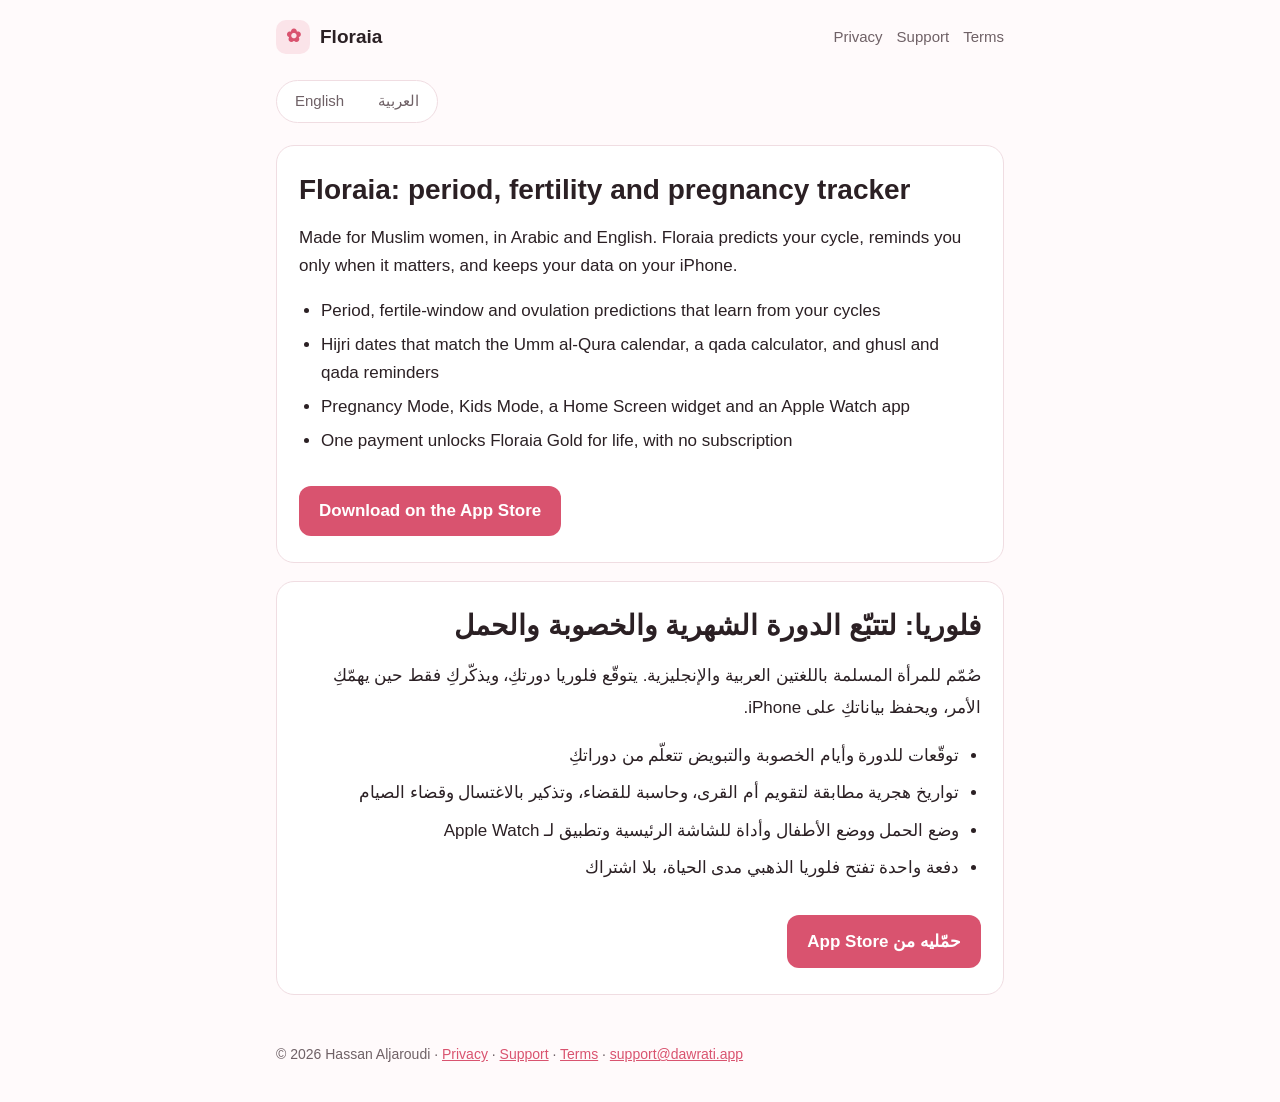
<file: index.html>
<!doctype html>
<html lang="en">
<head>
<meta charset="utf-8">
<meta name="viewport" content="width=device-width, initial-scale=1">
<title>Floraia Period Tracker</title>
<meta name="description" content="Floraia: a period, fertility and pregnancy tracker made for Muslim women, in Arabic and English.">
<link rel="stylesheet" href="assets/site.css">
</head>
<body>
<header class="site">
  <a class="brand" href="./"><span class="mark" aria-hidden="true">✿</span>Floraia</a>
  <nav class="links">
    <a href="privacy/">Privacy</a>
    <a href="support/">Support</a>
    <a href="terms/">Terms</a>
  </nav>
</header>
<main>
  <div class="lang-switch"><a href="#en">English</a><a href="#ar" lang="ar">العربية</a></div>

  <section class="lang" id="en" lang="en" dir="ltr">
    <h1>Floraia: period, fertility and pregnancy tracker</h1>
    <p>Made for Muslim women, in Arabic and English. Floraia predicts your cycle, reminds you only when it matters, and keeps your data on your iPhone.</p>
    <ul>
      <li>Period, fertile-window and ovulation predictions that learn from your cycles</li>
      <li>Hijri dates that match the Umm al-Qura calendar, a qada calculator, and ghusl and qada reminders</li>
      <li>Pregnancy Mode, Kids Mode, a Home Screen widget and an Apple Watch app</li>
      <li>One payment unlocks Floraia Gold for life, with no subscription</li>
    </ul>
    <a class="cta" href="https://apps.apple.com/app/id6763912736">Download on the App Store</a>
  </section>

  <section class="lang" id="ar" lang="ar" dir="rtl">
    <h1>فلوريا: لتتبّع الدورة الشهرية والخصوبة والحمل</h1>
    <p>صُمّم للمرأة المسلمة باللغتين العربية والإنجليزية. يتوقّع فلوريا دورتكِ، ويذكّركِ فقط حين يهمّكِ الأمر، ويحفظ بياناتكِ على iPhone.</p>
    <ul>
      <li>توقّعات للدورة وأيام الخصوبة والتبويض تتعلّم من دوراتكِ</li>
      <li>تواريخ هجرية مطابقة لتقويم أم القرى، وحاسبة للقضاء، وتذكير بالاغتسال وقضاء الصيام</li>
      <li>وضع الحمل ووضع الأطفال وأداة للشاشة الرئيسية وتطبيق لـ Apple Watch</li>
      <li>دفعة واحدة تفتح فلوريا الذهبي مدى الحياة، بلا اشتراك</li>
    </ul>
    <a class="cta" href="https://apps.apple.com/app/id6763912736">حمّليه من App Store</a>
  </section>
</main>
<footer class="site">© 2026 Hassan Aljaroudi · <a href="privacy/">Privacy</a> · <a href="support/">Support</a> · <a href="terms/">Terms</a> · <a href="mailto:support@dawrati.app">support@dawrati.app</a></footer>
</body>
</html>
</file>
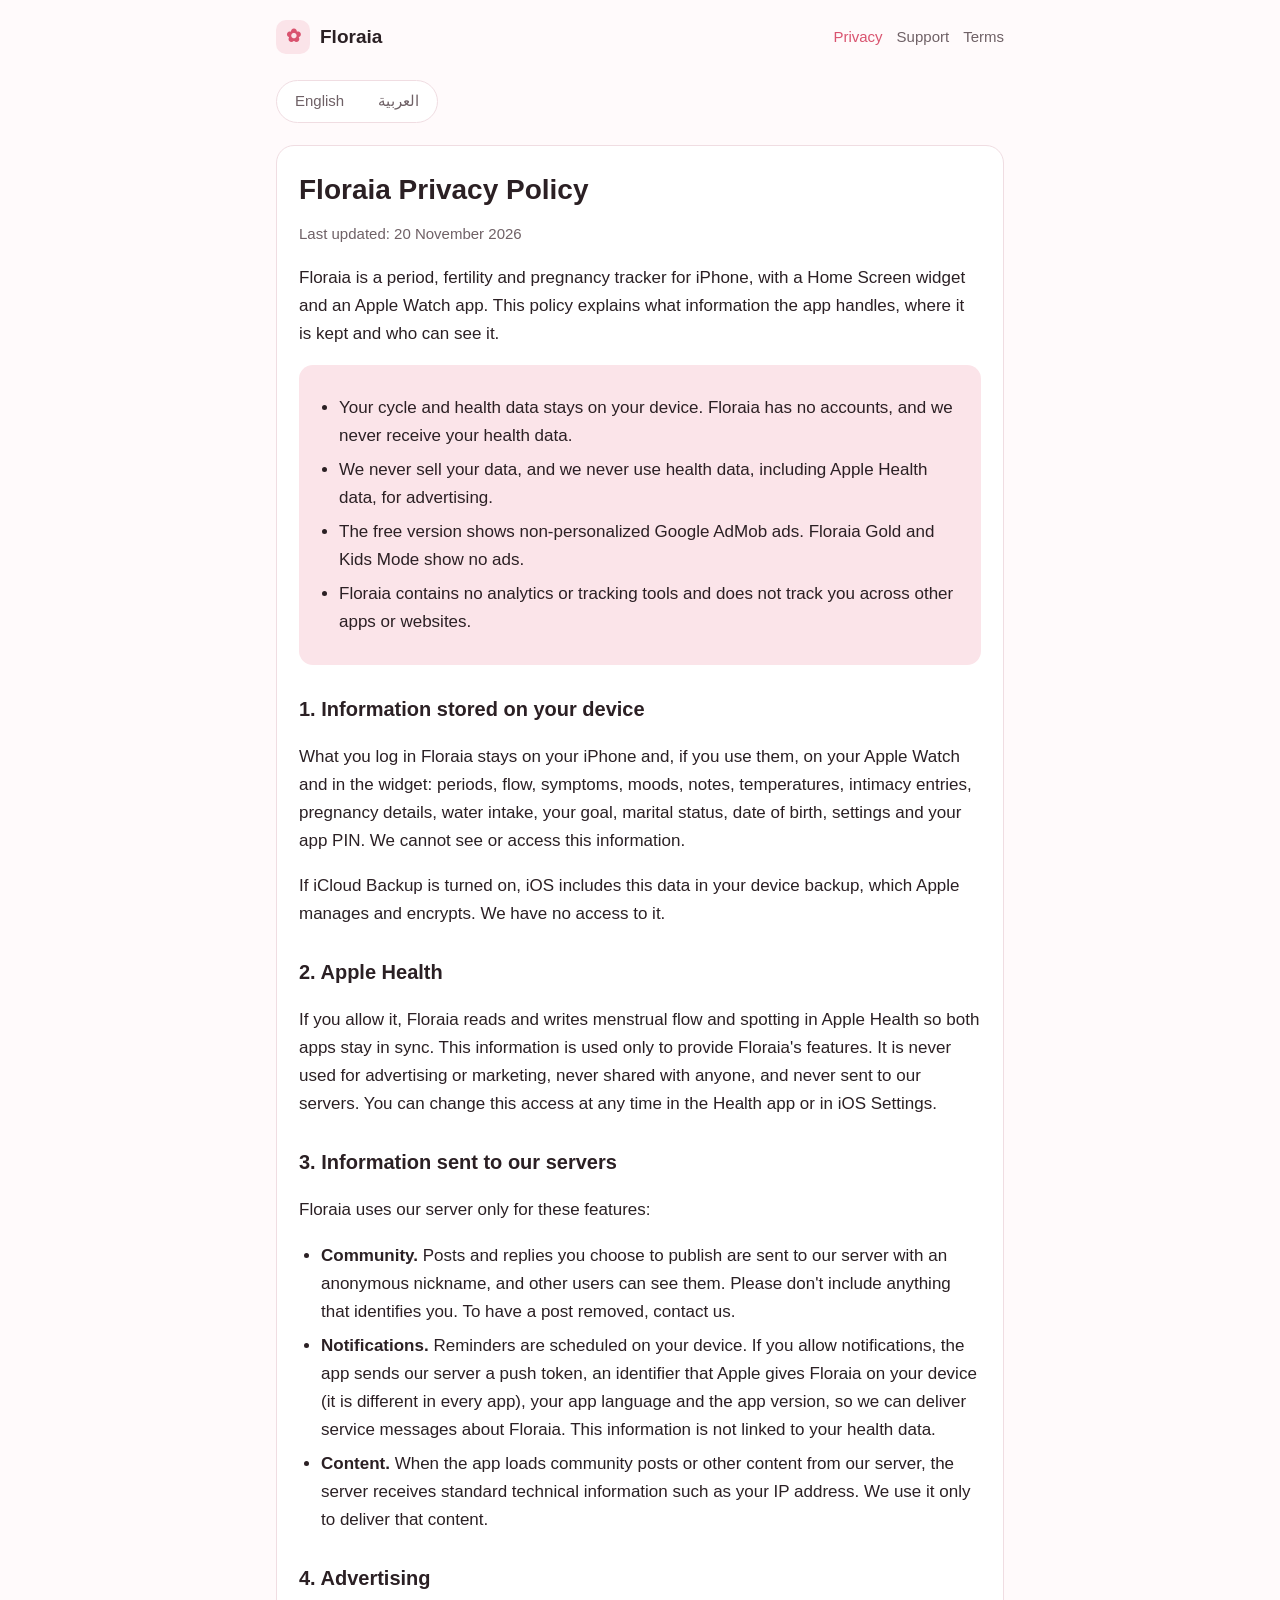
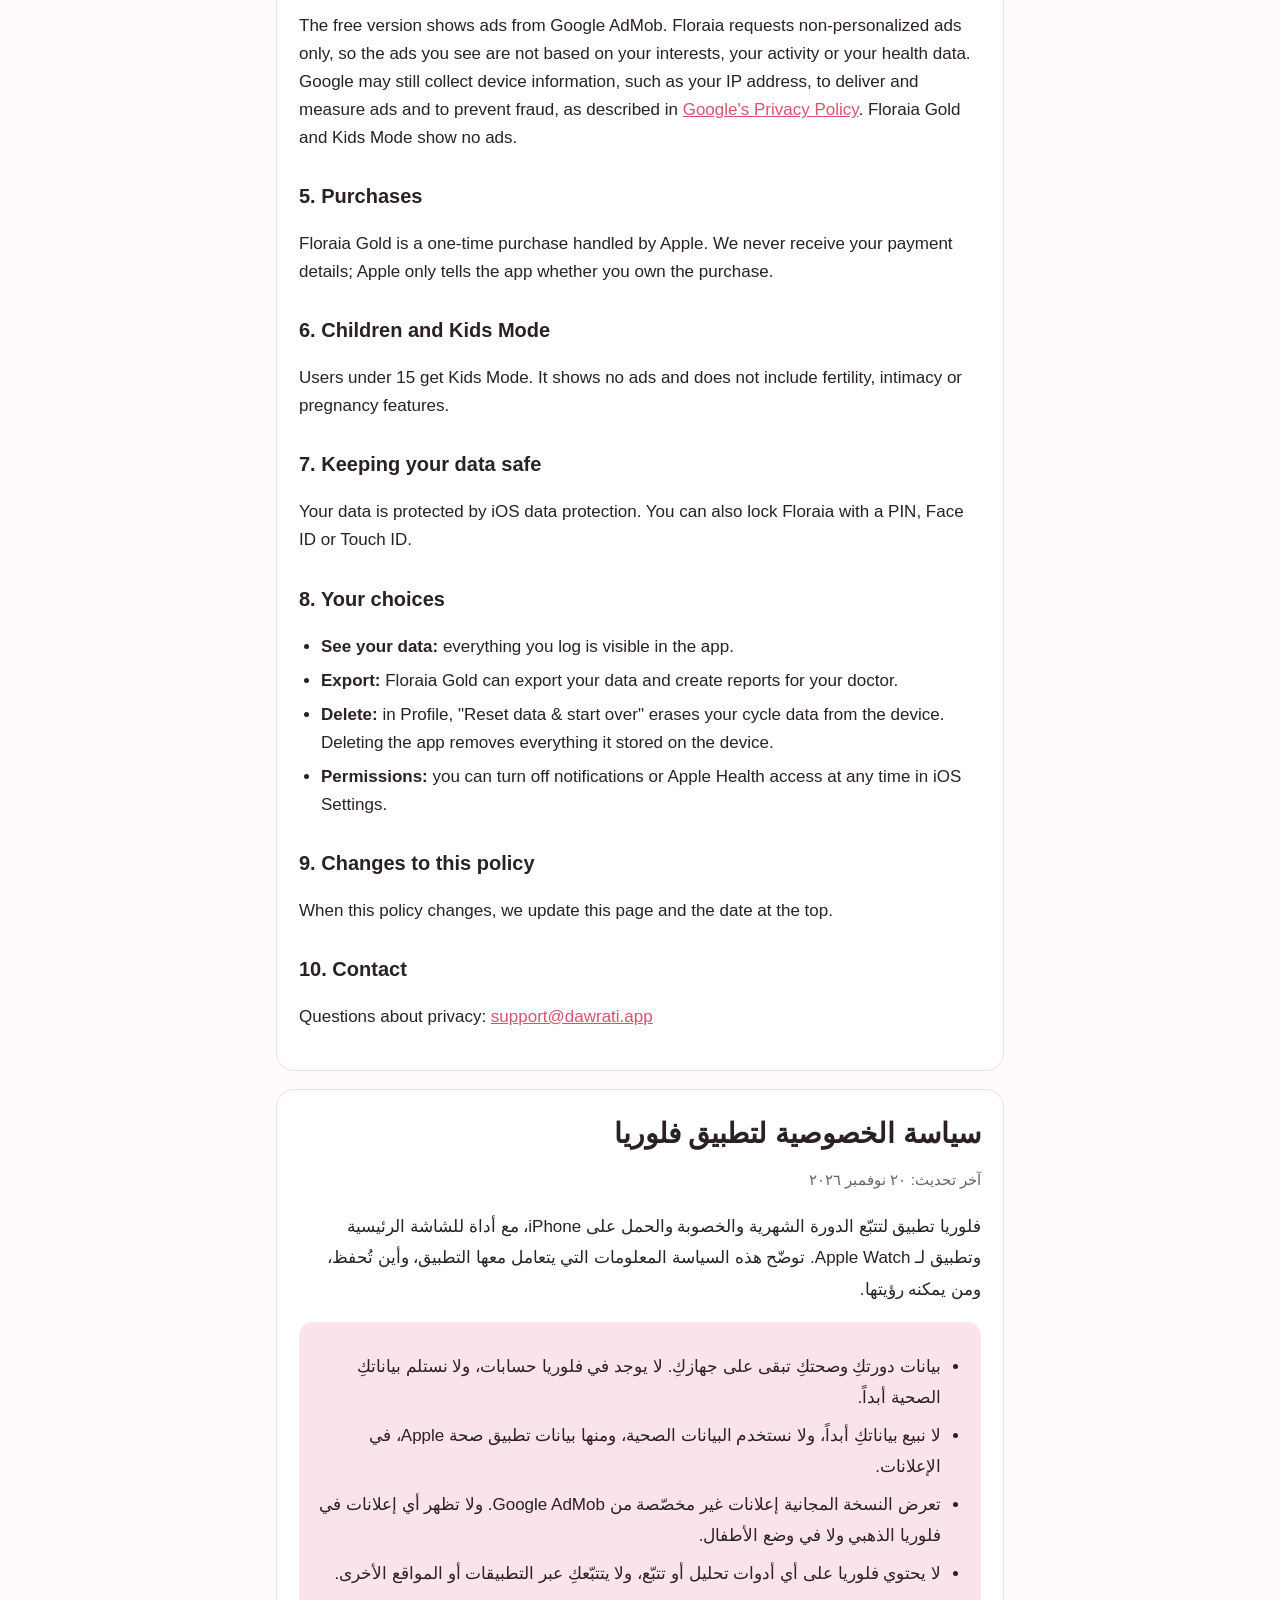
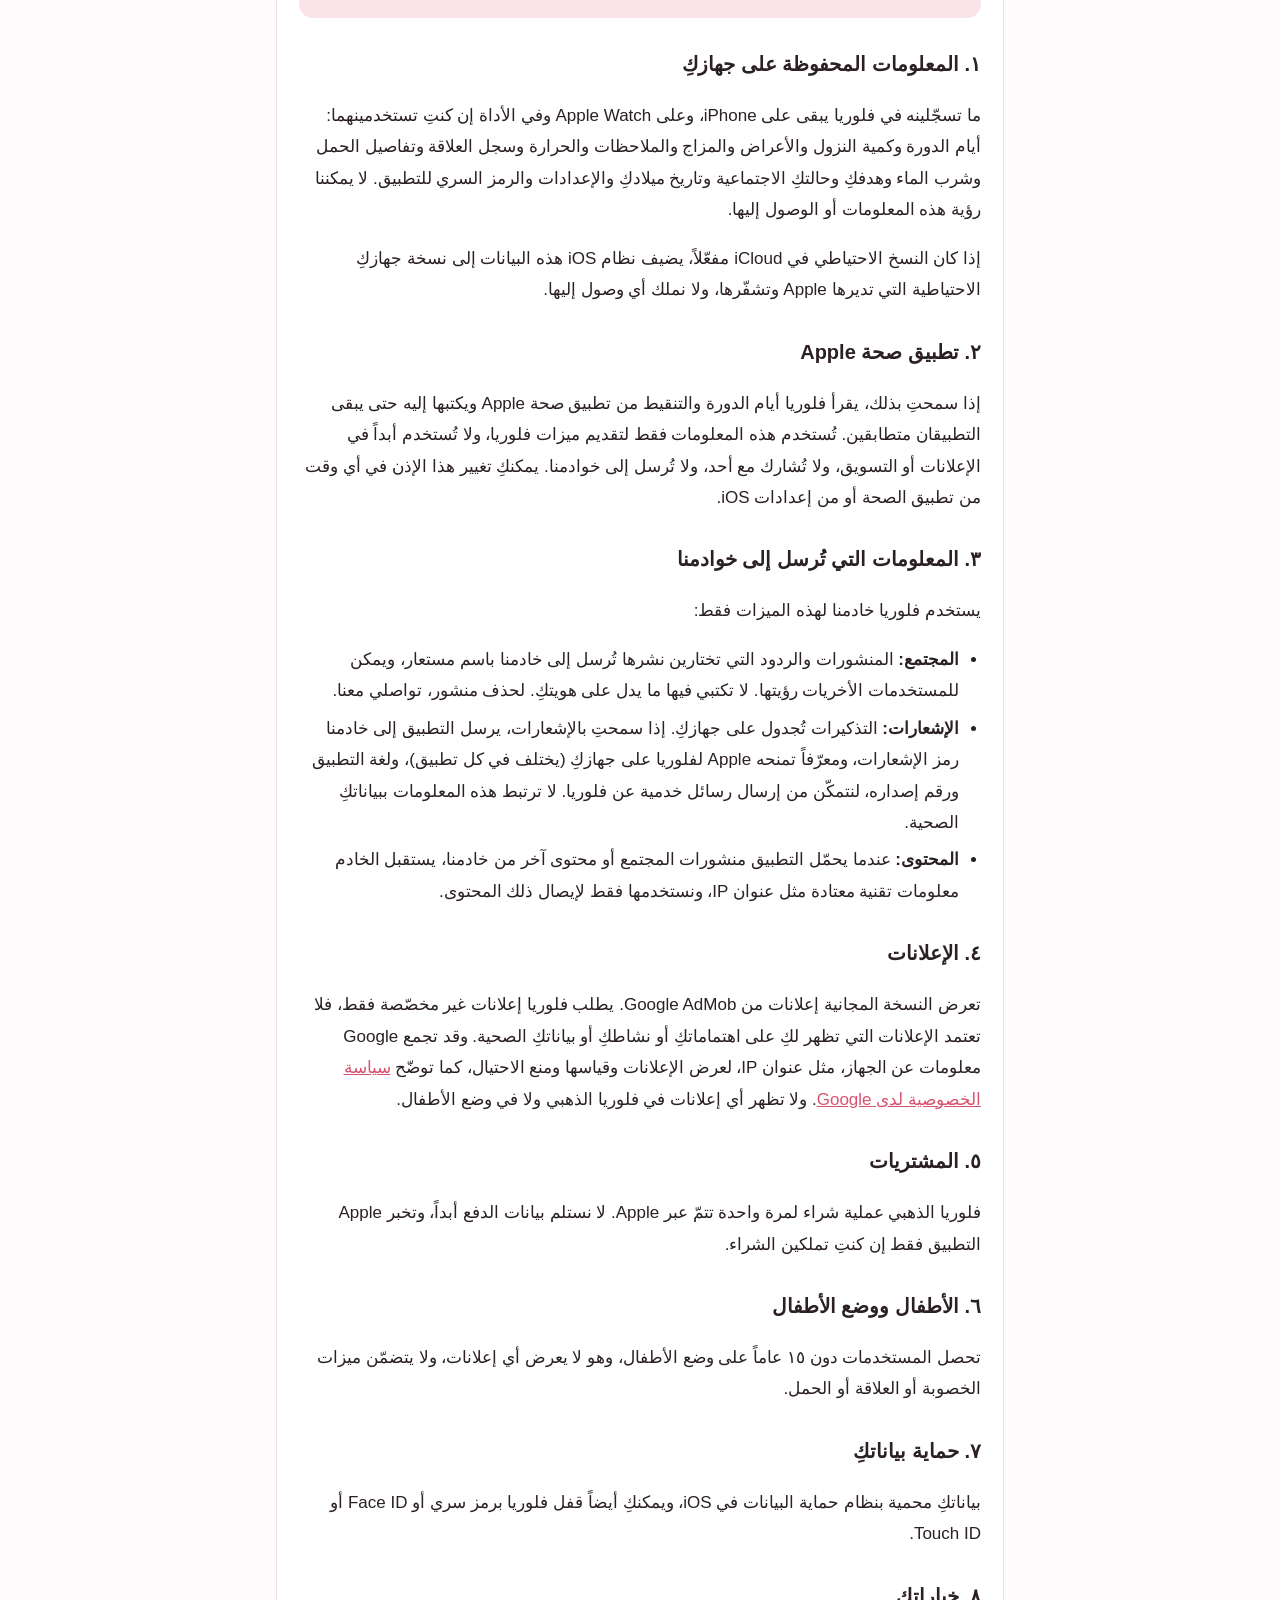
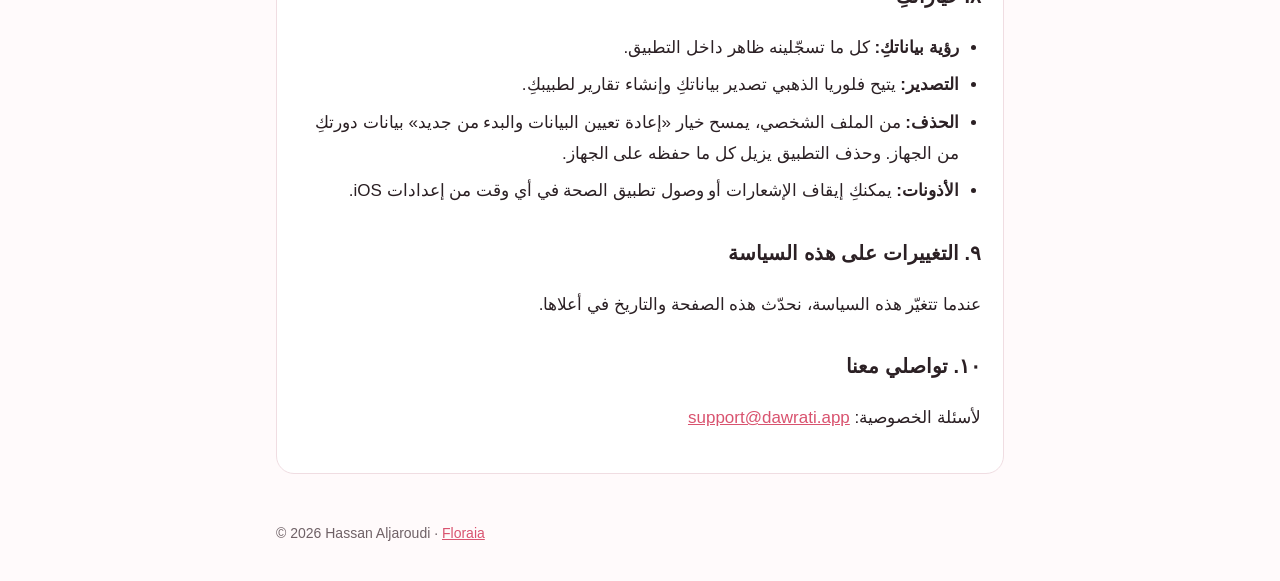
<file: privacy/index.html>
<!doctype html>
<html lang="en">
<head>
<meta charset="utf-8">
<meta name="viewport" content="width=device-width, initial-scale=1">
<title>Floraia Privacy Policy</title>
<meta name="description" content="How the Floraia period, fertility and pregnancy tracker handles your data.">
<link rel="stylesheet" href="../assets/site.css">
</head>
<body>
<header class="site">
  <a class="brand" href="../"><span class="mark" aria-hidden="true">✿</span>Floraia</a>
  <nav class="links">
    <a href="../privacy/" aria-current="page">Privacy</a>
    <a href="../support/">Support</a>
    <a href="../terms/">Terms</a>
  </nav>
</header>
<main>
  <div class="lang-switch"><a href="#en">English</a><a href="#ar" lang="ar">العربية</a></div>

  <section class="lang" id="en" lang="en" dir="ltr">
    <h1>Floraia Privacy Policy</h1>
    <p class="updated">Last updated: 20 November 2026</p>
    <p>Floraia is a period, fertility and pregnancy tracker for iPhone, with a Home Screen widget and an Apple Watch app. This policy explains what information the app handles, where it is kept and who can see it.</p>

    <div class="summary">
      <ul>
        <li>Your cycle and health data stays on your device. Floraia has no accounts, and we never receive your health data.</li>
        <li>We never sell your data, and we never use health data, including Apple Health data, for advertising.</li>
        <li>The free version shows non-personalized Google AdMob ads. Floraia Gold and Kids Mode show no ads.</li>
        <li>Floraia contains no analytics or tracking tools and does not track you across other apps or websites.</li>
      </ul>
    </div>

    <h2>1. Information stored on your device</h2>
    <p>What you log in Floraia stays on your iPhone and, if you use them, on your Apple Watch and in the widget: periods, flow, symptoms, moods, notes, temperatures, intimacy entries, pregnancy details, water intake, your goal, marital status, date of birth, settings and your app PIN. We cannot see or access this information.</p>
    <p>If iCloud Backup is turned on, iOS includes this data in your device backup, which Apple manages and encrypts. We have no access to it.</p>

    <h2>2. Apple Health</h2>
    <p>If you allow it, Floraia reads and writes menstrual flow and spotting in Apple Health so both apps stay in sync. This information is used only to provide Floraia's features. It is never used for advertising or marketing, never shared with anyone, and never sent to our servers. You can change this access at any time in the Health app or in iOS Settings.</p>

    <h2>3. Information sent to our servers</h2>
    <p>Floraia uses our server only for these features:</p>
    <ul>
      <li><strong>Community.</strong> Posts and replies you choose to publish are sent to our server with an anonymous nickname, and other users can see them. Please don't include anything that identifies you. To have a post removed, contact us.</li>
      <li><strong>Notifications.</strong> Reminders are scheduled on your device. If you allow notifications, the app sends our server a push token, an identifier that Apple gives Floraia on your device (it is different in every app), your app language and the app version, so we can deliver service messages about Floraia. This information is not linked to your health data.</li>
      <li><strong>Content.</strong> When the app loads community posts or other content from our server, the server receives standard technical information such as your IP address. We use it only to deliver that content.</li>
    </ul>

    <h2>4. Advertising</h2>
    <p>The free version shows ads from Google AdMob. Floraia requests non-personalized ads only, so the ads you see are not based on your interests, your activity or your health data. Google may still collect device information, such as your IP address, to deliver and measure ads and to prevent fraud, as described in <a href="https://policies.google.com/privacy">Google's Privacy Policy</a>. Floraia Gold and Kids Mode show no ads.</p>

    <h2>5. Purchases</h2>
    <p>Floraia Gold is a one-time purchase handled by Apple. We never receive your payment details; Apple only tells the app whether you own the purchase.</p>

    <h2>6. Children and Kids Mode</h2>
    <p>Users under 15 get Kids Mode. It shows no ads and does not include fertility, intimacy or pregnancy features.</p>

    <h2>7. Keeping your data safe</h2>
    <p>Your data is protected by iOS data protection. You can also lock Floraia with a PIN, Face ID or Touch ID.</p>

    <h2>8. Your choices</h2>
    <ul>
      <li><strong>See your data:</strong> everything you log is visible in the app.</li>
      <li><strong>Export:</strong> Floraia Gold can export your data and create reports for your doctor.</li>
      <li><strong>Delete:</strong> in Profile, "Reset data &amp; start over" erases your cycle data from the device. Deleting the app removes everything it stored on the device.</li>
      <li><strong>Permissions:</strong> you can turn off notifications or Apple Health access at any time in iOS Settings.</li>
    </ul>

    <h2>9. Changes to this policy</h2>
    <p>When this policy changes, we update this page and the date at the top.</p>

    <h2>10. Contact</h2>
    <p>Questions about privacy: <a href="mailto:support@dawrati.app">support@dawrati.app</a></p>
  </section>

  <section class="lang" id="ar" lang="ar" dir="rtl">
    <h1>سياسة الخصوصية لتطبيق فلوريا</h1>
    <p class="updated">آخر تحديث: ٢٠ نوفمبر ٢٠٢٦</p>
    <p>فلوريا تطبيق لتتبّع الدورة الشهرية والخصوبة والحمل على iPhone، مع أداة للشاشة الرئيسية وتطبيق لـ Apple Watch. توضّح هذه السياسة المعلومات التي يتعامل معها التطبيق، وأين تُحفظ، ومن يمكنه رؤيتها.</p>

    <div class="summary">
      <ul>
        <li>بيانات دورتكِ وصحتكِ تبقى على جهازكِ. لا يوجد في فلوريا حسابات، ولا نستلم بياناتكِ الصحية أبداً.</li>
        <li>لا نبيع بياناتكِ أبداً، ولا نستخدم البيانات الصحية، ومنها بيانات تطبيق صحة Apple، في الإعلانات.</li>
        <li>تعرض النسخة المجانية إعلانات غير مخصّصة من Google AdMob. ولا تظهر أي إعلانات في فلوريا الذهبي ولا في وضع الأطفال.</li>
        <li>لا يحتوي فلوريا على أي أدوات تحليل أو تتبّع، ولا يتتبّعكِ عبر التطبيقات أو المواقع الأخرى.</li>
      </ul>
    </div>

    <h2>١. المعلومات المحفوظة على جهازكِ</h2>
    <p>ما تسجّلينه في فلوريا يبقى على iPhone، وعلى Apple Watch وفي الأداة إن كنتِ تستخدمينهما: أيام الدورة وكمية النزول والأعراض والمزاج والملاحظات والحرارة وسجل العلاقة وتفاصيل الحمل وشرب الماء وهدفكِ وحالتكِ الاجتماعية وتاريخ ميلادكِ والإعدادات والرمز السري للتطبيق. لا يمكننا رؤية هذه المعلومات أو الوصول إليها.</p>
    <p>إذا كان النسخ الاحتياطي في iCloud مفعّلاً، يضيف نظام iOS هذه البيانات إلى نسخة جهازكِ الاحتياطية التي تديرها Apple وتشفّرها، ولا نملك أي وصول إليها.</p>

    <h2>٢. تطبيق صحة Apple</h2>
    <p>إذا سمحتِ بذلك، يقرأ فلوريا أيام الدورة والتنقيط من تطبيق صحة Apple ويكتبها إليه حتى يبقى التطبيقان متطابقين. تُستخدم هذه المعلومات فقط لتقديم ميزات فلوريا، ولا تُستخدم أبداً في الإعلانات أو التسويق، ولا تُشارك مع أحد، ولا تُرسل إلى خوادمنا. يمكنكِ تغيير هذا الإذن في أي وقت من تطبيق الصحة أو من إعدادات iOS.</p>

    <h2>٣. المعلومات التي تُرسل إلى خوادمنا</h2>
    <p>يستخدم فلوريا خادمنا لهذه الميزات فقط:</p>
    <ul>
      <li><strong>المجتمع:</strong> المنشورات والردود التي تختارين نشرها تُرسل إلى خادمنا باسم مستعار، ويمكن للمستخدمات الأخريات رؤيتها. لا تكتبي فيها ما يدل على هويتكِ. لحذف منشور، تواصلي معنا.</li>
      <li><strong>الإشعارات:</strong> التذكيرات تُجدول على جهازكِ. إذا سمحتِ بالإشعارات، يرسل التطبيق إلى خادمنا رمز الإشعارات، ومعرّفاً تمنحه Apple لفلوريا على جهازكِ (يختلف في كل تطبيق)، ولغة التطبيق ورقم إصداره، لنتمكّن من إرسال رسائل خدمية عن فلوريا. لا ترتبط هذه المعلومات ببياناتكِ الصحية.</li>
      <li><strong>المحتوى:</strong> عندما يحمّل التطبيق منشورات المجتمع أو محتوى آخر من خادمنا، يستقبل الخادم معلومات تقنية معتادة مثل عنوان IP، ونستخدمها فقط لإيصال ذلك المحتوى.</li>
    </ul>

    <h2>٤. الإعلانات</h2>
    <p>تعرض النسخة المجانية إعلانات من Google AdMob. يطلب فلوريا إعلانات غير مخصّصة فقط، فلا تعتمد الإعلانات التي تظهر لكِ على اهتماماتكِ أو نشاطكِ أو بياناتكِ الصحية. وقد تجمع Google معلومات عن الجهاز، مثل عنوان IP، لعرض الإعلانات وقياسها ومنع الاحتيال، كما توضّح <a href="https://policies.google.com/privacy?hl=ar">سياسة الخصوصية لدى Google</a>. ولا تظهر أي إعلانات في فلوريا الذهبي ولا في وضع الأطفال.</p>

    <h2>٥. المشتريات</h2>
    <p>فلوريا الذهبي عملية شراء لمرة واحدة تتمّ عبر Apple. لا نستلم بيانات الدفع أبداً، وتخبر Apple التطبيق فقط إن كنتِ تملكين الشراء.</p>

    <h2>٦. الأطفال ووضع الأطفال</h2>
    <p>تحصل المستخدمات دون ١٥ عاماً على وضع الأطفال، وهو لا يعرض أي إعلانات، ولا يتضمّن ميزات الخصوبة أو العلاقة أو الحمل.</p>

    <h2>٧. حماية بياناتكِ</h2>
    <p>بياناتكِ محمية بنظام حماية البيانات في iOS، ويمكنكِ أيضاً قفل فلوريا برمز سري أو Face ID أو Touch ID.</p>

    <h2>٨. خياراتكِ</h2>
    <ul>
      <li><strong>رؤية بياناتكِ:</strong> كل ما تسجّلينه ظاهر داخل التطبيق.</li>
      <li><strong>التصدير:</strong> يتيح فلوريا الذهبي تصدير بياناتكِ وإنشاء تقارير لطبيبكِ.</li>
      <li><strong>الحذف:</strong> من الملف الشخصي، يمسح خيار «إعادة تعيين البيانات والبدء من جديد» بيانات دورتكِ من الجهاز. وحذف التطبيق يزيل كل ما حفظه على الجهاز.</li>
      <li><strong>الأذونات:</strong> يمكنكِ إيقاف الإشعارات أو وصول تطبيق الصحة في أي وقت من إعدادات iOS.</li>
    </ul>

    <h2>٩. التغييرات على هذه السياسة</h2>
    <p>عندما تتغيّر هذه السياسة، نحدّث هذه الصفحة والتاريخ في أعلاها.</p>

    <h2>١٠. تواصلي معنا</h2>
    <p>لأسئلة الخصوصية: <a href="mailto:support@dawrati.app">support@dawrati.app</a></p>
  </section>
</main>
<footer class="site">© 2026 Hassan Aljaroudi · <a href="../">Floraia</a></footer>
</body>
</html>
</file>
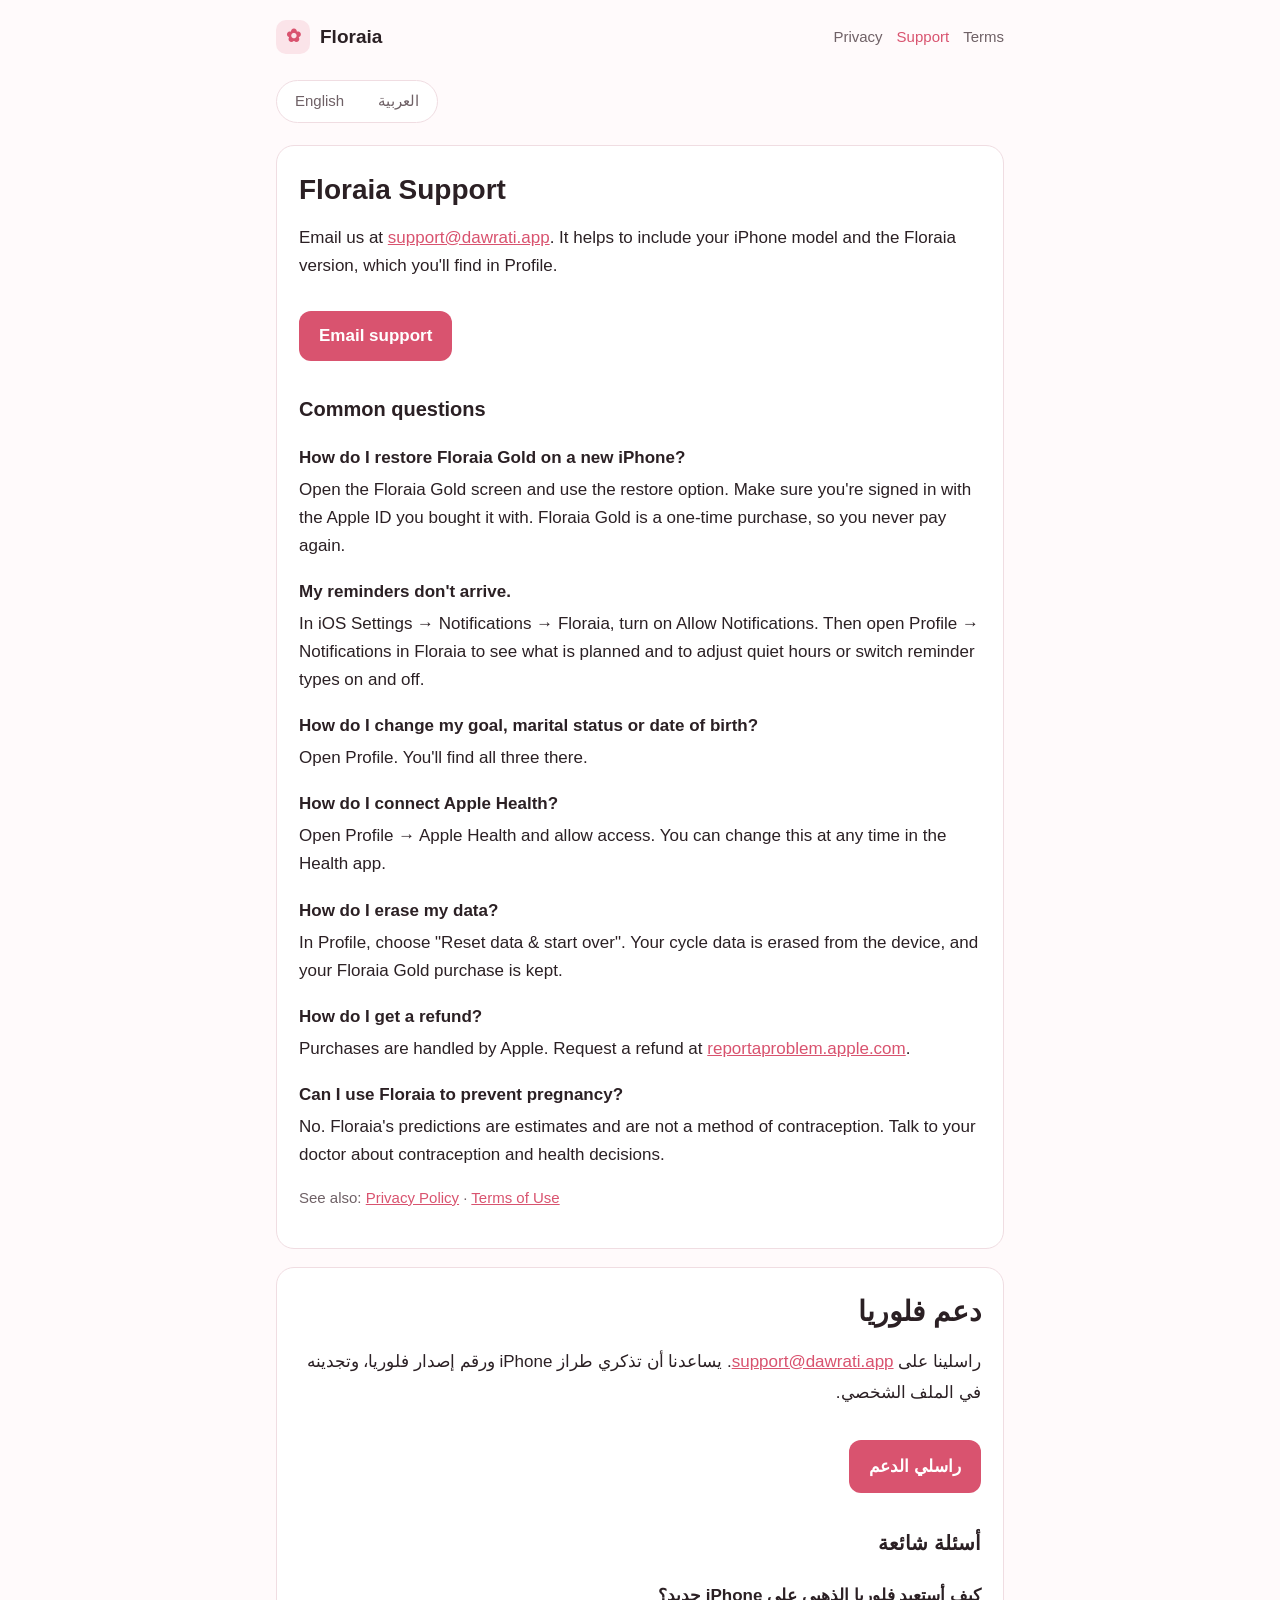
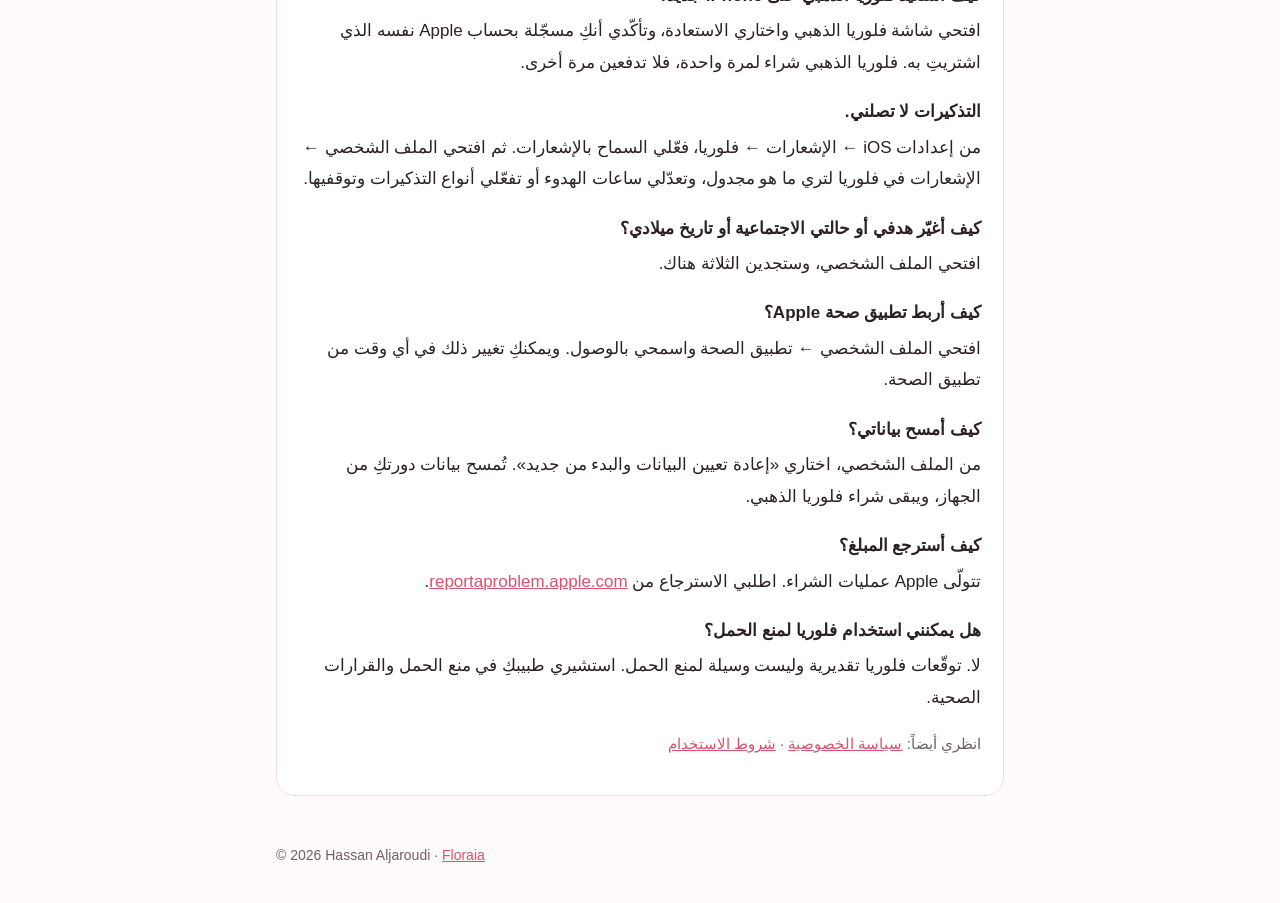
<file: support/index.html>
<!doctype html>
<html lang="en">
<head>
<meta charset="utf-8">
<meta name="viewport" content="width=device-width, initial-scale=1">
<title>Floraia Support</title>
<meta name="description" content="Get help with Floraia: contact, purchases, reminders and your data.">
<link rel="stylesheet" href="../assets/site.css">
</head>
<body>
<header class="site">
  <a class="brand" href="../"><span class="mark" aria-hidden="true">✿</span>Floraia</a>
  <nav class="links">
    <a href="../privacy/">Privacy</a>
    <a href="../support/" aria-current="page">Support</a>
    <a href="../terms/">Terms</a>
  </nav>
</header>
<main>
  <div class="lang-switch"><a href="#en">English</a><a href="#ar" lang="ar">العربية</a></div>

  <section class="lang" id="en" lang="en" dir="ltr">
    <h1>Floraia Support</h1>
    <p>Email us at <a href="mailto:support@dawrati.app">support@dawrati.app</a>. It helps to include your iPhone model and the Floraia version, which you'll find in Profile.</p>
    <a class="cta" href="mailto:support@dawrati.app?subject=Floraia%20support">Email support</a>

    <h2>Common questions</h2>
    <dl class="faq">
      <dt>How do I restore Floraia Gold on a new iPhone?</dt>
      <dd>Open the Floraia Gold screen and use the restore option. Make sure you're signed in with the Apple ID you bought it with. Floraia Gold is a one-time purchase, so you never pay again.</dd>

      <dt>My reminders don't arrive.</dt>
      <dd>In iOS Settings → Notifications → Floraia, turn on Allow Notifications. Then open Profile → Notifications in Floraia to see what is planned and to adjust quiet hours or switch reminder types on and off.</dd>

      <dt>How do I change my goal, marital status or date of birth?</dt>
      <dd>Open Profile. You'll find all three there.</dd>

      <dt>How do I connect Apple Health?</dt>
      <dd>Open Profile → Apple Health and allow access. You can change this at any time in the Health app.</dd>

      <dt>How do I erase my data?</dt>
      <dd>In Profile, choose "Reset data &amp; start over". Your cycle data is erased from the device, and your Floraia Gold purchase is kept.</dd>

      <dt>How do I get a refund?</dt>
      <dd>Purchases are handled by Apple. Request a refund at <a href="https://reportaproblem.apple.com">reportaproblem.apple.com</a>.</dd>

      <dt>Can I use Floraia to prevent pregnancy?</dt>
      <dd>No. Floraia's predictions are estimates and are not a method of contraception. Talk to your doctor about contraception and health decisions.</dd>
    </dl>
    <p class="muted">See also: <a href="../privacy/">Privacy Policy</a> · <a href="../terms/">Terms of Use</a></p>
  </section>

  <section class="lang" id="ar" lang="ar" dir="rtl">
    <h1>دعم فلوريا</h1>
    <p>راسلينا على <a href="mailto:support@dawrati.app">support@dawrati.app</a>. يساعدنا أن تذكري طراز iPhone ورقم إصدار فلوريا، وتجدينه في الملف الشخصي.</p>
    <a class="cta" href="mailto:support@dawrati.app?subject=Floraia%20support">راسلي الدعم</a>

    <h2>أسئلة شائعة</h2>
    <dl class="faq">
      <dt>كيف أستعيد فلوريا الذهبي على iPhone جديد؟</dt>
      <dd>افتحي شاشة فلوريا الذهبي واختاري الاستعادة، وتأكّدي أنكِ مسجّلة بحساب Apple نفسه الذي اشتريتِ به. فلوريا الذهبي شراء لمرة واحدة، فلا تدفعين مرة أخرى.</dd>

      <dt>التذكيرات لا تصلني.</dt>
      <dd>من إعدادات iOS ← الإشعارات ← فلوريا، فعّلي السماح بالإشعارات. ثم افتحي الملف الشخصي ← الإشعارات في فلوريا لتري ما هو مجدول، وتعدّلي ساعات الهدوء أو تفعّلي أنواع التذكيرات وتوقفيها.</dd>

      <dt>كيف أغيّر هدفي أو حالتي الاجتماعية أو تاريخ ميلادي؟</dt>
      <dd>افتحي الملف الشخصي، وستجدين الثلاثة هناك.</dd>

      <dt>كيف أربط تطبيق صحة Apple؟</dt>
      <dd>افتحي الملف الشخصي ← تطبيق الصحة واسمحي بالوصول. ويمكنكِ تغيير ذلك في أي وقت من تطبيق الصحة.</dd>

      <dt>كيف أمسح بياناتي؟</dt>
      <dd>من الملف الشخصي، اختاري «إعادة تعيين البيانات والبدء من جديد». تُمسح بيانات دورتكِ من الجهاز، ويبقى شراء فلوريا الذهبي.</dd>

      <dt>كيف أسترجع المبلغ؟</dt>
      <dd>تتولّى Apple عمليات الشراء. اطلبي الاسترجاع من <a href="https://reportaproblem.apple.com">reportaproblem.apple.com</a>.</dd>

      <dt>هل يمكنني استخدام فلوريا لمنع الحمل؟</dt>
      <dd>لا. توقّعات فلوريا تقديرية وليست وسيلة لمنع الحمل. استشيري طبيبكِ في منع الحمل والقرارات الصحية.</dd>
    </dl>
    <p class="muted">انظري أيضاً: <a href="../privacy/#ar">سياسة الخصوصية</a> · <a href="../terms/#ar">شروط الاستخدام</a></p>
  </section>
</main>
<footer class="site">© 2026 Hassan Aljaroudi · <a href="../">Floraia</a></footer>
</body>
</html>
</file>
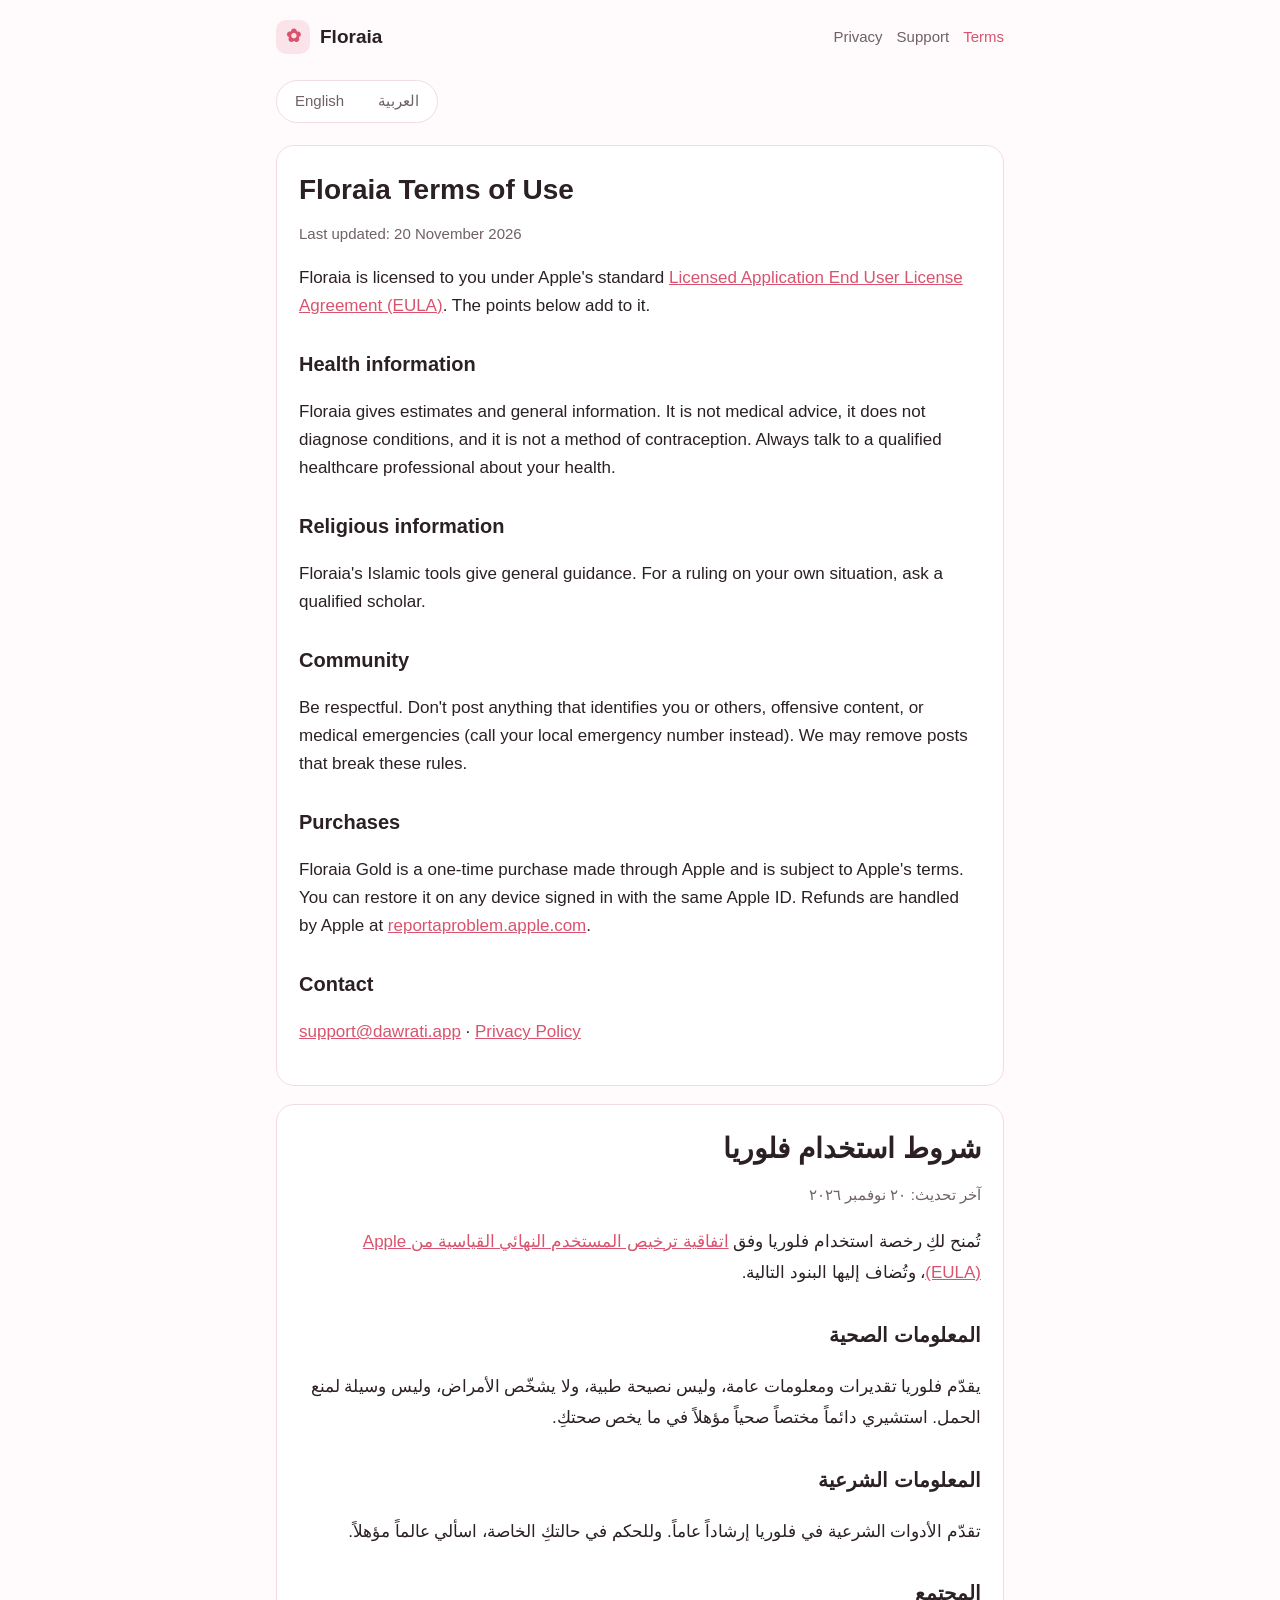
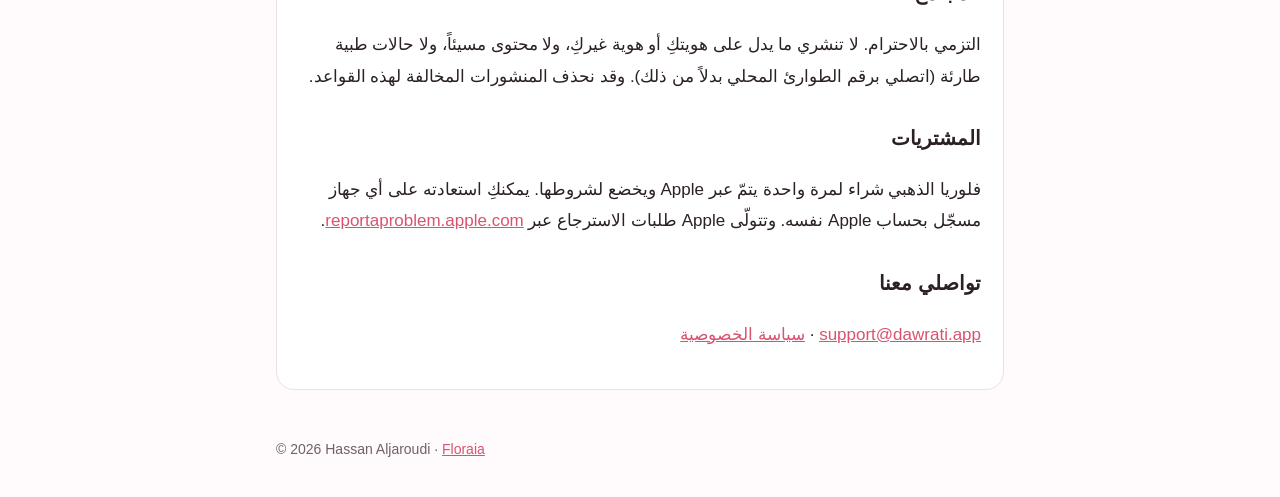
<file: terms/index.html>
<!doctype html>
<html lang="en">
<head>
<meta charset="utf-8">
<meta name="viewport" content="width=device-width, initial-scale=1">
<title>Floraia Terms of Use</title>
<meta name="description" content="Terms of Use for the Floraia app.">
<link rel="stylesheet" href="../assets/site.css">
</head>
<body>
<header class="site">
  <a class="brand" href="../"><span class="mark" aria-hidden="true">✿</span>Floraia</a>
  <nav class="links">
    <a href="../privacy/">Privacy</a>
    <a href="../support/">Support</a>
    <a href="../terms/" aria-current="page">Terms</a>
  </nav>
</header>
<main>
  <div class="lang-switch"><a href="#en">English</a><a href="#ar" lang="ar">العربية</a></div>

  <section class="lang" id="en" lang="en" dir="ltr">
    <h1>Floraia Terms of Use</h1>
    <p class="updated">Last updated: 20 November 2026</p>
    <p>Floraia is licensed to you under Apple's standard <a href="https://www.apple.com/legal/internet-services/itunes/dev/stdeula/">Licensed Application End User License Agreement (EULA)</a>. The points below add to it.</p>

    <h2>Health information</h2>
    <p>Floraia gives estimates and general information. It is not medical advice, it does not diagnose conditions, and it is not a method of contraception. Always talk to a qualified healthcare professional about your health.</p>

    <h2>Religious information</h2>
    <p>Floraia's Islamic tools give general guidance. For a ruling on your own situation, ask a qualified scholar.</p>

    <h2>Community</h2>
    <p>Be respectful. Don't post anything that identifies you or others, offensive content, or medical emergencies (call your local emergency number instead). We may remove posts that break these rules.</p>

    <h2>Purchases</h2>
    <p>Floraia Gold is a one-time purchase made through Apple and is subject to Apple's terms. You can restore it on any device signed in with the same Apple ID. Refunds are handled by Apple at <a href="https://reportaproblem.apple.com">reportaproblem.apple.com</a>.</p>

    <h2>Contact</h2>
    <p><a href="mailto:support@dawrati.app">support@dawrati.app</a> · <a href="../privacy/">Privacy Policy</a></p>
  </section>

  <section class="lang" id="ar" lang="ar" dir="rtl">
    <h1>شروط استخدام فلوريا</h1>
    <p class="updated">آخر تحديث: ٢٠ نوفمبر ٢٠٢٦</p>
    <p>تُمنح لكِ رخصة استخدام فلوريا وفق <a href="https://www.apple.com/legal/internet-services/itunes/dev/stdeula/">اتفاقية ترخيص المستخدم النهائي القياسية من Apple (EULA)</a>، وتُضاف إليها البنود التالية.</p>

    <h2>المعلومات الصحية</h2>
    <p>يقدّم فلوريا تقديرات ومعلومات عامة، وليس نصيحة طبية، ولا يشخّص الأمراض، وليس وسيلة لمنع الحمل. استشيري دائماً مختصاً صحياً مؤهلاً في ما يخص صحتكِ.</p>

    <h2>المعلومات الشرعية</h2>
    <p>تقدّم الأدوات الشرعية في فلوريا إرشاداً عاماً. وللحكم في حالتكِ الخاصة، اسألي عالماً مؤهلاً.</p>

    <h2>المجتمع</h2>
    <p>التزمي بالاحترام. لا تنشري ما يدل على هويتكِ أو هوية غيركِ، ولا محتوى مسيئاً، ولا حالات طبية طارئة (اتصلي برقم الطوارئ المحلي بدلاً من ذلك). وقد نحذف المنشورات المخالفة لهذه القواعد.</p>

    <h2>المشتريات</h2>
    <p>فلوريا الذهبي شراء لمرة واحدة يتمّ عبر Apple ويخضع لشروطها. يمكنكِ استعادته على أي جهاز مسجّل بحساب Apple نفسه. وتتولّى Apple طلبات الاسترجاع عبر <a href="https://reportaproblem.apple.com">reportaproblem.apple.com</a>.</p>

    <h2>تواصلي معنا</h2>
    <p><a href="mailto:support@dawrati.app">support@dawrati.app</a> · <a href="../privacy/#ar">سياسة الخصوصية</a></p>
  </section>
</main>
<footer class="site">© 2026 Hassan Aljaroudi · <a href="../">Floraia</a></footer>
</body>
</html>
</file>
<file: assets/site.css>
:root {
  --bg: #fffafb;
  --surface: #ffffff;
  --text: #2b2024;
  --muted: #6f6166;
  --accent: #d9536f;
  --accent-soft: #fbe4e9;
  --border: #f0dde2;
  color-scheme: light dark;
}
@media (prefers-color-scheme: dark) {
  :root {
    --bg: #17121a;
    --surface: #211a24;
    --text: #f4eef1;
    --muted: #b7a9b0;
    --accent: #f08aa0;
    --accent-soft: #3a2230;
    --border: #3a2c36;
  }
}
* { box-sizing: border-box; }
html { -webkit-text-size-adjust: 100%; }
body {
  margin: 0;
  background: var(--bg);
  color: var(--text);
  font: 17px/1.65 -apple-system, BlinkMacSystemFont, "Segoe UI", "SF Arabic", "Geeza Pro", Tahoma, Roboto, Arial, sans-serif;
}
a { color: var(--accent); }
header.site {
  max-width: 760px;
  margin: 0 auto;
  padding: 20px 16px 0;
  display: flex;
  align-items: center;
  justify-content: space-between;
  gap: 12px;
  flex-wrap: wrap;
}
header.site .brand {
  display: flex;
  align-items: center;
  gap: 10px;
  font-weight: 700;
  font-size: 19px;
  color: var(--text);
  text-decoration: none;
}
header.site .brand span.mark {
  width: 34px; height: 34px; border-radius: 10px;
  background: var(--accent-soft); color: var(--accent);
  display: inline-flex; align-items: center; justify-content: center;
  font-size: 18px;
}
nav.links { display: flex; gap: 14px; flex-wrap: wrap; font-size: 15px; }
nav.links a { text-decoration: none; color: var(--muted); }
nav.links a:hover, nav.links a[aria-current="page"] { color: var(--accent); }
main { max-width: 760px; margin: 0 auto; padding: 8px 16px 48px; }
.lang-switch {
  display: inline-flex; gap: 6px; margin: 18px 0 4px;
  background: var(--surface); border: 1px solid var(--border);
  border-radius: 999px; padding: 4px;
}
.lang-switch a {
  text-decoration: none; padding: 4px 14px; border-radius: 999px;
  color: var(--muted); font-size: 15px;
}
.lang-switch a:hover { background: var(--accent-soft); color: var(--accent); }
section.lang {
  background: var(--surface);
  border: 1px solid var(--border);
  border-radius: 18px;
  padding: 8px 22px 22px;
  margin-top: 18px;
}
section.lang[dir="rtl"] { line-height: 1.85; }
h1 { font-size: 28px; line-height: 1.25; margin: 18px 0 4px; }
h2 { font-size: 20px; margin: 28px 0 6px; }
p, li { color: var(--text); }
.updated, .muted { color: var(--muted); font-size: 15px; }
ul { padding-inline-start: 22px; }
li { margin: 6px 0; }
.summary {
  background: var(--accent-soft);
  border-radius: 14px;
  padding: 12px 18px;
  margin: 16px 0;
}
.cta {
  display: inline-block; margin: 14px 0 4px; padding: 11px 20px;
  background: var(--accent); color: #fff; border-radius: 12px;
  text-decoration: none; font-weight: 600;
}
dl.faq dt { font-weight: 700; margin-top: 18px; }
dl.faq dd { margin: 4px 0 0; }
footer.site {
  max-width: 760px; margin: 0 auto; padding: 0 16px 36px;
  color: var(--muted); font-size: 14px;
}
</file>
